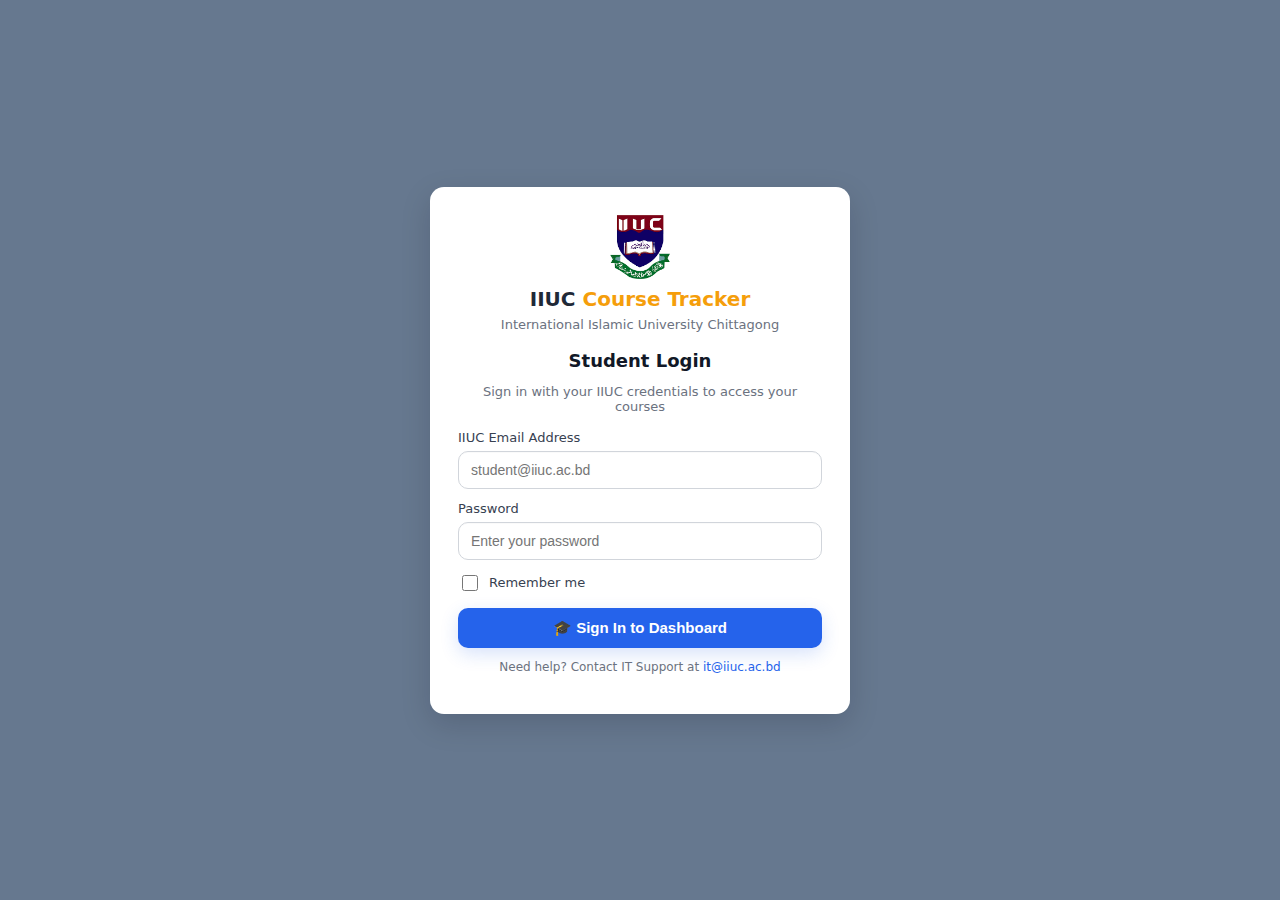
<file: index.html>
<!DOCTYPE html>
<html lang="en">
<head>
  <meta charset="utf-8" />
  <meta name="viewport" content="width=device-width, initial-scale=1" />
  <title>IIUC Course Tracker Login</title>
  <link rel="stylesheet" href="style.css">
</head>
<body>
  <div class="bg-image" aria-hidden="true"></div>
  <div class="bg-overlay" aria-hidden="true"></div>

  <main class="card" role="main" aria-labelledby="login-heading">
    <!-- Logo -->
    <div class="logo-wrap">
      <img src="assets/images.png" alt="IIUC Logo" />
      <p class="site-title">IIUC <span class="accent">Course Tracker</span></p>
      <p class="site-sub">International Islamic University Chittagong</p>
    </div>

    <h2 id="login-heading">Student Login</h2>
    <p class="desc">Sign in with your IIUC credentials to access your courses</p>

    <form id="loginForm" novalidate>
      <div class="field">
        <label for="email">IIUC Email Address</label>
        <input id="email" name="email" type="email" placeholder="student@iiuc.ac.bd" autocomplete="email" required />
      </div>

      <div class="field">
        <label for="password">Password</label>
        <input id="password" name="password" type="password" placeholder="Enter your password" autocomplete="current-password" required />
      </div>

      <div class="row" style="margin-bottom:14px;">
        <input id="remember" name="remember" type="checkbox" />
        <label for="remember">Remember me</label>
      </div>

      <button type="submit" class="btn">🎓 Sign In to Dashboard</button>

      <p class="help">
        Need help? Contact IT Support at
        <a href="mailto:it@iiuc.ac.bd">it@iiuc.ac.bd</a>
      </p>
    </form>
  </main>

  <script>
    document.getElementById("loginForm").addEventListener("submit", function(event) {
      event.preventDefault(); // Stop page reload

      const emailEl = document.getElementById("email");
      const pwdEl = document.getElementById("password");

      let email = emailEl.value.trim();
      let password = pwdEl.value.trim();

      if (email === "" || password === "") {
        alert("Please enter both email and password!");
        return;
      }

      if (!email.endsWith("@iiuc.ac.bd")) {
        alert("Please enter a valid IIUC email address!");
        emailEl.focus();
        return;
      }

      // If validation passes → redirect
      window.location.href = "dashboard.html";
    });
  </script>
</body>
</html>
</file>
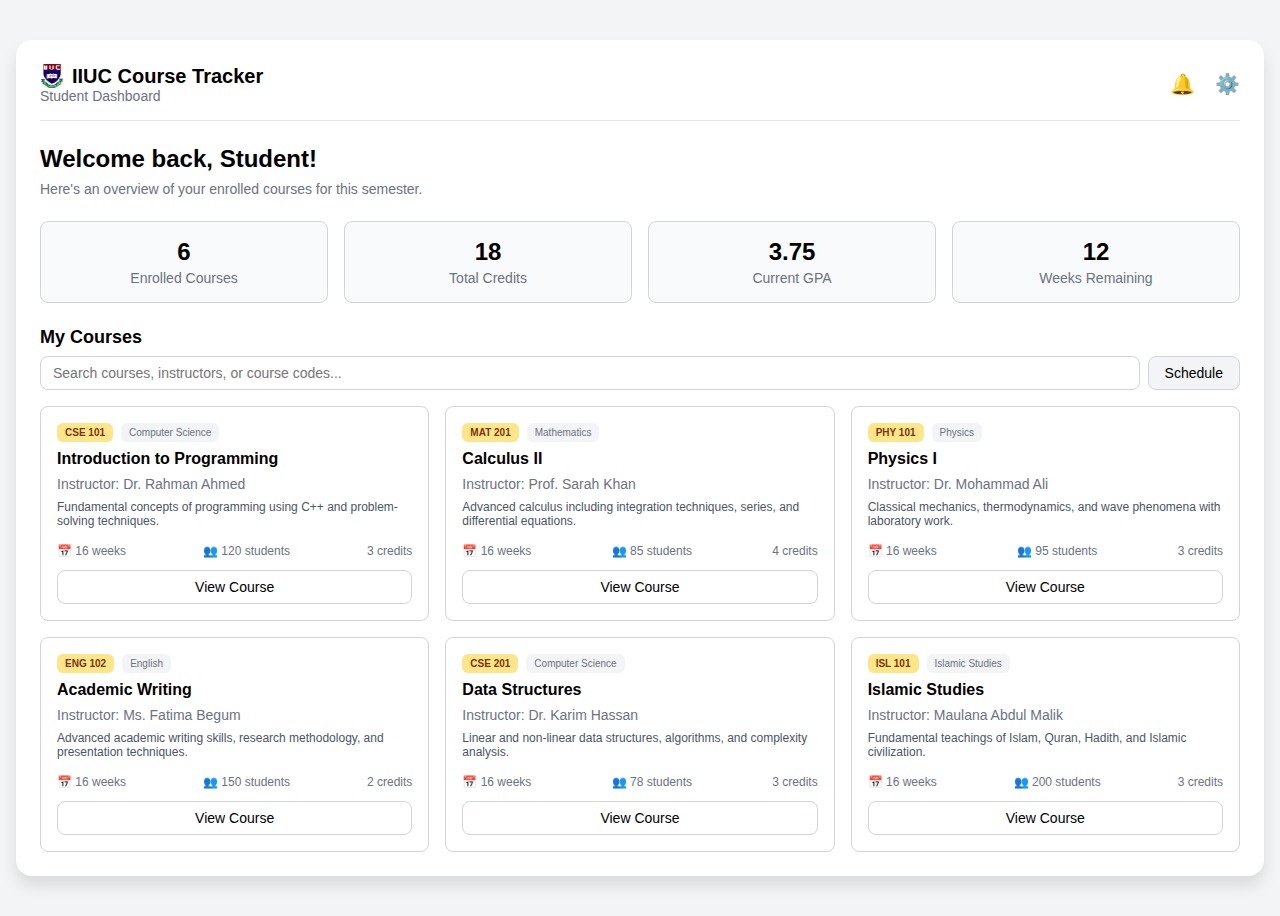
<file: dashboard.html>
<!DOCTYPE html>
<html lang="en">
<head>
  <meta charset="UTF-8" />
  <meta name="viewport" content="width=device-width, initial-scale=1" />
  <title>IIUC Course Tracker Dashboard</title>
  <style>
    /* Reset */
    * {
      box-sizing: border-box;
    }

    body {
      margin: 0;
      background-color: #f3f4f6; /* Tailwind gray-100 */
      font-family: Arial, sans-serif;
      display: flex;
      justify-content: center;
      padding: 2.5rem 1rem;
    }

    .container {
      background: #ffffff;
      max-width: 96rem; /* 6xl ~ 960px */
      width: 100%;
      padding: 1.5rem;
      border-radius: 1rem;
      box-shadow: 0 10px 15px rgba(0, 0, 0, 0.1);
    }

    /* Header */
    .header {
      display: flex;
      justify-content: space-between;
      align-items: center;
      border-bottom: 1px solid #e5e7eb;
      padding-bottom: 1rem;
      margin-bottom: 1.5rem;
    }

    .title {
      font-size: 1.25rem;
      font-weight: 700;
      display: flex;
      align-items: center;
      margin: 0;
    }

    .logo {
      width: 1.5rem;
      height: 1.5rem;
      margin-right: 0.5rem;
      object-fit: contain;
    }

    .subtitle {
      margin: 0;
      font-size: 0.875rem;
      color: #6b7280;
    }

    .icons span {
      margin-left: 1rem;
      font-size: 1.25rem;
      color: #6b7280;
      cursor: pointer;
    }

    /* Welcome Section */
    .welcome h2 {
      font-size: 1.5rem;
      font-weight: 700;
      margin: 0 0 0.5rem;
    }

    .welcome p {
      margin: 0;
      color: #6b7280;
      font-size: 0.875rem;
    }

    /* Stats Grid */
    .stats {
      display: grid;
      grid-template-columns: repeat(1, 1fr);
      gap: 1rem;
      margin: 1.5rem 0;
    }

    @media(min-width: 640px) {
      .stats {
        grid-template-columns: repeat(2, 1fr);
      }
    }
    @media(min-width: 1024px) {
      .stats {
        grid-template-columns: repeat(4, 1fr);
      }
    }

    .stat-box {
      background-color: #f9fafb;
      border: 1px solid #d1d5db;
      border-radius: 0.5rem;
      padding: 1rem;
      text-align: center;
    }

    .stat-number {
      font-weight: 700;
      font-size: 1.5rem;
      margin: 0;
    }

    .stat-label {
      color: #6b7280;
      font-size: 0.875rem;
      margin: 0.25rem 0 0;
    }

    /* Search Section */
    .search-section {
      margin-bottom: 1rem;
    }

    .search-section h3 {
      font-weight: 600;
      font-size: 1.125rem;
      margin-bottom: 0.5rem;
    }

    .search-bar {
      display: flex;
      gap: 0.5rem;
    }

    .search-bar input[type="text"] {
      flex-grow: 1;
      padding: 0.5rem 0.75rem;
      border: 1px solid #d1d5db;
      border-radius: 0.5rem;
      font-size: 0.875rem;
      outline: none;
      transition: box-shadow 0.2s ease, border-color 0.2s ease;
    }

    .search-bar input[type="text"]:focus {
      border-color: #2563eb;
      box-shadow: 0 0 0 3px rgba(37, 99, 235, 0.3);
    }

    .search-bar button {
      background-color: #f3f4f6;
      border: 1px solid #d1d5db;
      border-radius: 0.5rem;
      padding: 0.5rem 1rem;
      font-size: 0.875rem;
      cursor: pointer;
      transition: background-color 0.2s ease;
    }

    .search-bar button:hover {
      background-color: #e5e7eb;
    }

    /* Courses Grid */
    .courses-grid {
      display: grid;
      grid-template-columns: 1fr;
      gap: 1rem;
    }

    @media(min-width: 640px) {
      .courses-grid {
        grid-template-columns: repeat(2, 1fr);
      }
    }

    @media(min-width: 1024px) {
      .courses-grid {
        grid-template-columns: repeat(3, 1fr);
      }
    }

    .course-card {
      background-color: white;
      border: 1px solid #d1d5db;
      border-radius: 0.5rem;
      padding: 1rem;
      display: flex;
      flex-direction: column;
      justify-content: space-between;
    }

    .course-header {
      display: flex;
      gap: 0.5rem;
      margin-bottom: 0.5rem;
      flex-wrap: wrap;
    }

    .course-code {
      background-color: #fde68a;
      color: #78350f;
      font-weight: 700;
      font-size: 0.625rem;
      padding: 0.25rem 0.5rem;
      border-radius: 0.375rem;
      white-space: nowrap;
    }

    .course-department {
      background-color: #f3f4f6;
      font-size: 0.625rem;
      padding: 0.25rem 0.5rem;
      border-radius: 0.375rem;
      white-space: nowrap;
      color: #6b7280;
    }

    .course-title {
      font-weight: 700;
      margin: 0 0 0.5rem;
    }

    .course-instructor {
      font-size: 0.875rem;
      color: #6b7280;
      margin: 0 0 0.5rem;
    }

    .course-description {
      font-size: 0.75rem;
      color: #4b5563;
      margin: 0 0 1rem;
      flex-grow: 1;
    }

    .course-meta {
      display: flex;
      justify-content: space-between;
      font-size: 0.75rem;
      color: #6b7280;
      margin-bottom: 0.75rem;
      flex-wrap: wrap;
      gap: 0.5rem;
    }

    .view-course-btn {
      background: none;
      border: 1px solid #d1d5db;
      border-radius: 0.5rem;
      padding: 0.5rem;
      font-size: 0.875rem;
      cursor: pointer;
      transition: background-color 0.2s ease;
      width: 100%;
    }

    .view-course-btn:hover {
      background-color: #f9fafb;
    }
  </style>
</head>
<body>

  <div class="container">
    <!-- Header -->
    <header class="header">
      <div>
        <h1 class="title">
          <img src="assets/images.png" alt="IIUC Logo" class="logo" />
          IIUC Course Tracker
        </h1>
        <p class="subtitle">Student Dashboard</p>
      </div>
      <div class="icons" role="group" aria-label="Dashboard icons">
        <span aria-label="Notifications" title="Notifications">🔔</span>
        <span aria-label="Settings" title="Settings">⚙️</span>
      </div>
    </header>

    <!-- Welcome Section -->
    <section class="welcome">
      <h2>Welcome back, Student!</h2>
      <p>Here's an overview of your enrolled courses for this semester.</p>
    </section>

    <!-- Stats -->
    <section class="stats">
      <div class="stat-box">
        <p class="stat-number">6</p>
        <p class="stat-label">Enrolled Courses</p>
      </div>
      <div class="stat-box">
        <p class="stat-number">18</p>
        <p class="stat-label">Total Credits</p>
      </div>
      <div class="stat-box">
        <p class="stat-number">3.75</p>
        <p class="stat-label">Current GPA</p>
      </div>
      <div class="stat-box">
        <p class="stat-number">12</p>
        <p class="stat-label">Weeks Remaining</p>
      </div>
    </section>

    <!-- My Courses -->
    <section class="search-section">
      <h3>My Courses</h3>
      <div class="search-bar">
        <input type="text" placeholder="Search courses, instructors, or course codes..." />
        <button type="button">Schedule</button>
      </div>
    </section>

    <!-- Courses Grid -->
    <section class="courses-grid">
      <!-- Course Card -->
      <article class="course-card">
        <div class="course-header">
          <span class="course-code">CSE 101</span>
          <span class="course-department">Computer Science</span>
        </div>
        <h4 class="course-title">Introduction to Programming</h4>
        <p class="course-instructor">Instructor: Dr. Rahman Ahmed</p>
        <p class="course-description">Fundamental concepts of programming using C++ and problem-solving techniques.</p>
        <div class="course-meta">
          <span>📅 16 weeks</span>
          <span>👥 120 students</span>
          <span>3 credits</span>
        </div>
        <button class="view-course-btn">View Course</button>
      </article>

      <article class="course-card">
        <div class="course-header">
          <span class="course-code">MAT 201</span>
          <span class="course-department">Mathematics</span>
        </div>
        <h4 class="course-title">Calculus II</h4>
        <p class="course-instructor">Instructor: Prof. Sarah Khan</p>
        <p class="course-description">Advanced calculus including integration techniques, series, and differential equations.</p>
        <div class="course-meta">
          <span>📅 16 weeks</span>
          <span>👥 85 students</span>
          <span>4 credits</span>
        </div>
        <button class="view-course-btn">View Course</button>
      </article>

      <article class="course-card">
        <div class="course-header">
          <span class="course-code">PHY 101</span>
          <span class="course-department">Physics</span>
        </div>
        <h4 class="course-title">Physics I</h4>
        <p class="course-instructor">Instructor: Dr. Mohammad Ali</p>
        <p class="course-description">Classical mechanics, thermodynamics, and wave phenomena with laboratory work.</p>
        <div class="course-meta">
          <span>📅 16 weeks</span>
          <span>👥 95 students</span>
          <span>3 credits</span>
        </div>
        <button class="view-course-btn">View Course</button>
      </article>

      <article class="course-card">
        <div class="course-header">
          <span class="course-code">ENG 102</span>
          <span class="course-department">English</span>
        </div>
        <h4 class="course-title">Academic Writing</h4>
        <p class="course-instructor">Instructor: Ms. Fatima Begum</p>
        <p class="course-description">Advanced academic writing skills, research methodology, and presentation techniques.</p>
        <div class="course-meta">
          <span>📅 16 weeks</span>
          <span>👥 150 students</span>
          <span>2 credits</span>
        </div>
        <button class="view-course-btn">View Course</button>
      </article>

      <article class="course-card">
        <div class="course-header">
          <span class="course-code">CSE 201</span>
          <span class="course-department">Computer Science</span>
        </div>
        <h4 class="course-title">Data Structures</h4>
        <p class="course-instructor">Instructor: Dr. Karim Hassan</p>
        <p class="course-description">Linear and non-linear data structures, algorithms, and complexity analysis.</p>
        <div class="course-meta">
          <span>📅 16 weeks</span>
          <span>👥 78 students</span>
          <span>3 credits</span>
        </div>
        <button class="view-course-btn">View Course</button>
      </article>

      <article class="course-card">
        <div class="course-header">
          <span class="course-code">ISL 101</span>
          <span class="course-department">Islamic Studies</span>
        </div>
        <h4 class="course-title">Islamic Studies</h4>
        <p class="course-instructor">Instructor: Maulana Abdul Malik</p>
        <p class="course-description">Fundamental teachings of Islam, Quran, Hadith, and Islamic civilization.</p>
        <div class="course-meta">
          <span>📅 16 weeks</span>
          <span>👥 200 students</span>
          <span>3 credits</span>
        </div>
        <button class="view-course-btn">View Course</button>
      </article>
    </section>
  </div>

</body>
</html>
</file>
<file: style.css>
:root{
  --bg-overlay: rgba(8,37,75,0.6);
  --card-bg: #ffffff;
  --accent: #2563eb;
  --accent-dark: #1e40af;
  --muted: #6b7280;
  --yellow: #f59e0b;
  --radius: 14px;
  --max-width: 420px;
  --shadow: 0 10px 30px rgba(2,6,23,0.15);
  font-family: Inter, ui-sans-serif, system-ui, "Segoe UI", Roboto, "Helvetica Neue", Arial;
}

/* Page */
html,body{
  height:100%;
  margin:0;
}
body{
  min-height:100vh;
  display:flex;
  align-items:center;
  justify-content:center;
  background-color:#f3f4f6;
  position:relative;
  overflow:hidden;
}

/* Background image + overlay */
.bg-image{
  position:absolute;
  inset:0;
  background-image: url('https://your-background-image-link.jpg'); /* Replace link */
  background-size:cover;
  background-position:center;
  z-index:0;
  filter:brightness(0.95);
}
.bg-overlay{
  position:absolute;
  inset:0;
  background: var(--bg-overlay);
  z-index:0;
}

/* Card */
.card{
  position:relative;
  z-index:2;
  width:calc(100% - 40px);
  max-width:var(--max-width);
  background:var(--card-bg);
  border-radius:var(--radius);
  padding:28px;
  box-shadow:var(--shadow);
  box-sizing:border-box;
}

/* Logo area */
.logo-wrap{
  text-align:center;
  margin-bottom:18px;
}
.logo-wrap img{
  width:64px;
  height:64px;
  object-fit:contain;
  display:block;
  margin-left:auto;
  margin-right:auto;
  margin-bottom:8px;
}
.site-title{
  font-size:20px;
  font-weight:700;
  color:#1f2937;
  margin:0;
}
.site-title .accent{
  color:var(--yellow);
  font-weight:600;
}
.site-sub{
  margin:6px 0 0;
  font-size:13px;
  color:var(--muted);
}

/* Headings & description */
h2{
  font-size:18px;
  text-align:center;
  margin:8px 0 6px;
  color:#111827;
}
.desc{
  text-align:center;
  color:var(--muted);
  font-size:13px;
  margin-bottom:16px;
}

/* Form fields */
form .field{
  margin-bottom:12px;
}
label{
  display:block;
  font-size:13px;
  color:#374151;
  margin-bottom:6px;
}
input[type="email"],
input[type="password"]{
  width:100%;
  padding:10px 12px;
  font-size:14px;
  border:1px solid #d1d5db;
  border-radius:10px;
  box-sizing:border-box;
  outline:none;
  box-shadow:0 1px 0 rgba(0,0,0,0.02) inset;
  transition:box-shadow .12s ease, border-color .12s ease;
}
input[type="email"]:focus,
input[type="password"]:focus{
  border-color:var(--accent);
  box-shadow:0 0 0 4px rgba(37,99,235,0.08);
}

/* Checkbox row */
.row{
  display:flex;
  align-items:center;
  gap:8px;
  margin-bottom:14px;
}
.row input[type="checkbox"]{
  width:16px;
  height:16px;
}
.row label{
  margin:0;
  font-size:13px;
  color:#374151;
}

/* Submit button */
.btn{
  display:block;
  width:100%;
  padding:11px 14px;
  background:var(--accent);
  color:#fff;
  font-weight:600;
  font-size:15px;
  text-align:center;
  border-radius:10px;
  border:none;
  cursor:pointer;
  box-shadow:0 6px 18px rgba(37,99,235,0.18);
  transition:background .12s ease, transform .06s ease;
}
.btn:hover{
  background:var(--accent-dark);
  transform:translateY(-1px);
}
.btn:active{
  transform:translateY(0);
}

.help{
  text-align:center;
  font-size:12px;
  color:var(--muted);
  margin-top:12px;
}
.help a{
  color:var(--accent);
  text-decoration:none;
}
.help a:hover{
  text-decoration:underline;
}

/* Responsive adjustments */
@media (max-width:420px){
  .card{ padding:20px; border-radius:12px; }
  .site-title{ font-size:18px; }
}
</file>
